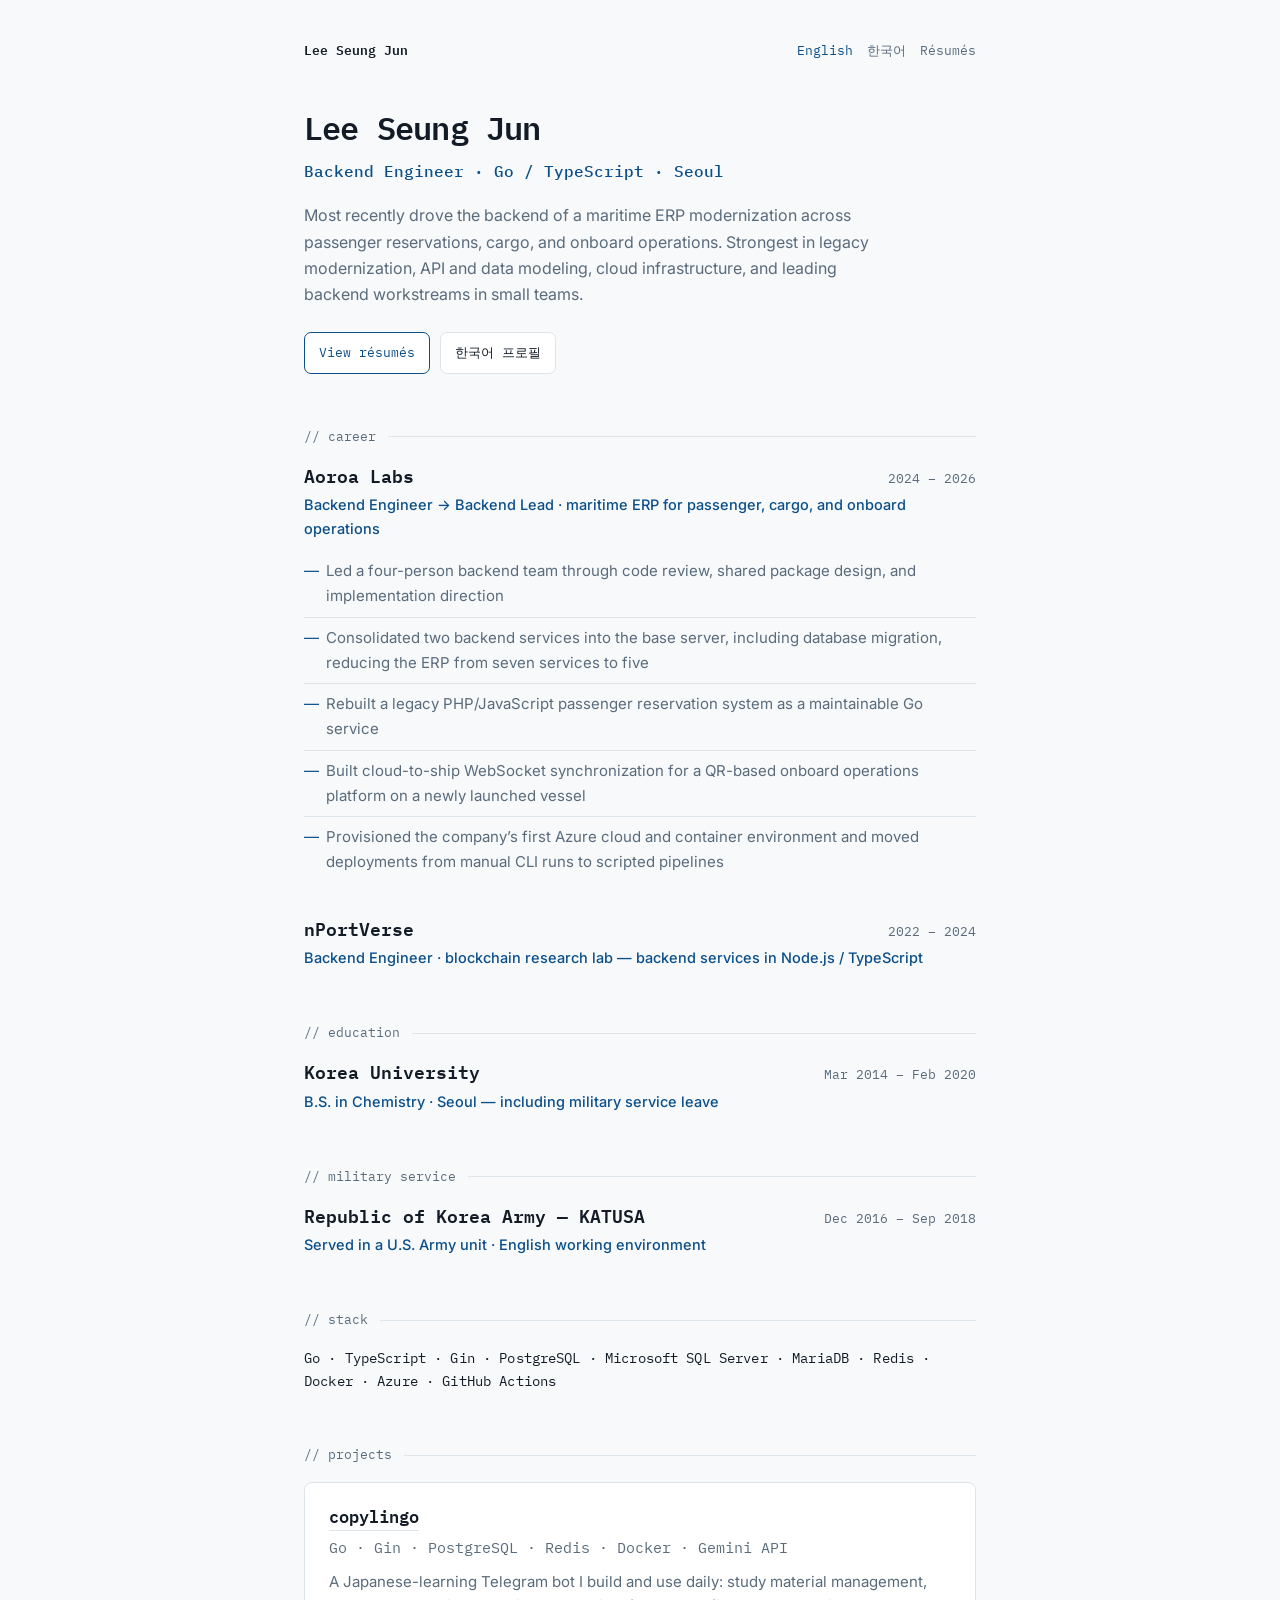
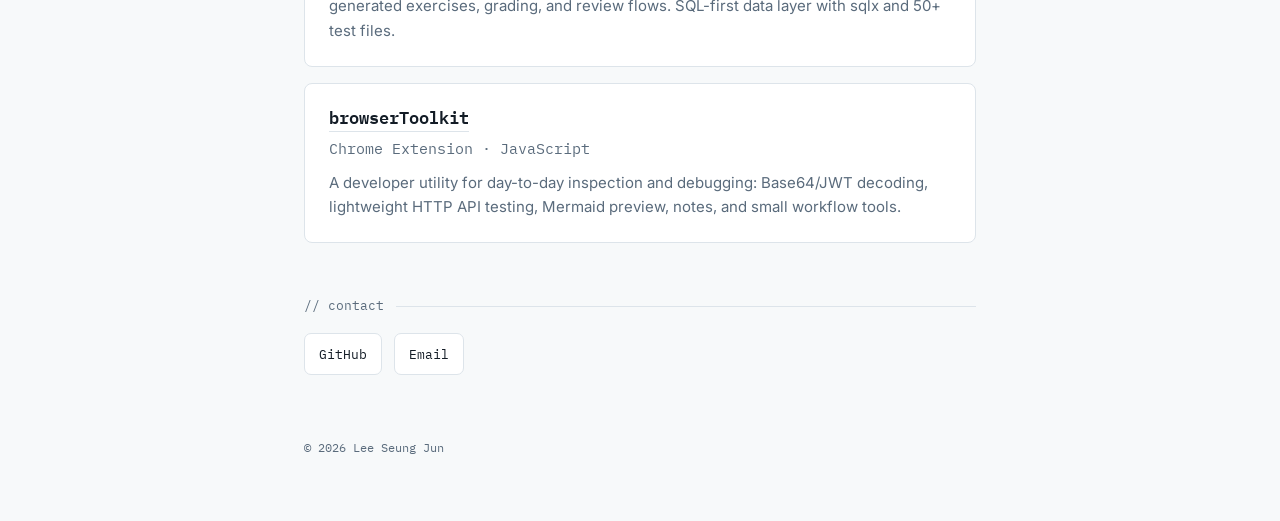
<file: index.html>
<!doctype html>
<html lang="en">
<head>
  <meta charset="utf-8">
  <meta name="viewport" content="width=device-width, initial-scale=1">
  <title>Lee Seung Jun — Backend Engineer</title>
  <meta name="description" content="Backend engineer in Seoul working with Go, TypeScript, relational databases, and Azure.">
  <link rel="preconnect" href="https://fonts.googleapis.com">
  <link rel="preconnect" href="https://fonts.gstatic.com" crossorigin>
  <link href="https://fonts.googleapis.com/css2?family=IBM+Plex+Mono:wght@400;500;600&family=Inter:wght@400;500;600&display=swap" rel="stylesheet">
  <link rel="stylesheet" href="/assets/site.css">
</head>
<body>
<main class="wrap">
  <nav class="topbar mono" aria-label="Primary navigation">
    <a class="brand" href="/">Lee Seung Jun</a>
    <div class="nav">
      <a href="/" aria-current="page">English</a>
      <a href="/ko/">한국어</a>
      <a href="/resume/">Résumés</a>
    </div>
  </nav>

  <header>
    <h1>Lee Seung Jun</h1>
    <p class="role mono">Backend Engineer · Go / TypeScript · Seoul</p>
    <p class="lede">
      Most recently drove the backend of a maritime ERP modernization across
      passenger reservations, cargo, and onboard operations. Strongest in legacy
      modernization, API and data modeling, cloud infrastructure, and leading
      backend workstreams in small teams.
    </p>
    <div class="actions">
      <a class="button primary" href="/resume/">View résumés</a>
      <a class="button" href="/ko/">한국어 프로필</a>
    </div>
  </header>

  <p class="eyebrow">// career</p>

  <section class="job">
    <div class="jobhead">
      <h2>Aoroa Labs</h2>
      <span class="period mono">2024 – 2026</span>
    </div>
    <p class="jobrole">Backend Engineer → Backend Lead · maritime ERP for passenger, cargo, and onboard operations</p>
    <ul class="exp">
      <li>Led a four-person backend team through code review, shared package design, and implementation direction</li>
      <li>Consolidated two backend services into the base server, including database migration, reducing the ERP from seven services to five</li>
      <li>Rebuilt a legacy PHP/JavaScript passenger reservation system as a maintainable Go service</li>
      <li>Built cloud-to-ship WebSocket synchronization for a QR-based onboard operations platform on a newly launched vessel</li>
      <li>Provisioned the company’s first Azure cloud and container environment and moved deployments from manual CLI runs to scripted pipelines</li>
    </ul>
  </section>

  <section class="job">
    <div class="jobhead">
      <h2>nPortVerse</h2>
      <span class="period mono">2022 – 2024</span>
    </div>
    <p class="jobrole">Backend Engineer · blockchain research lab — backend services in Node.js / TypeScript</p>
  </section>

  <p class="eyebrow">// education</p>

  <section class="job">
    <div class="jobhead">
      <h2>Korea University</h2>
      <span class="period mono">Mar 2014 – Feb 2020</span>
    </div>
    <p class="jobrole">B.S. in Chemistry · Seoul — including military service leave</p>
  </section>

  <p class="eyebrow">// military service</p>

  <section class="job">
    <div class="jobhead">
      <h2>Republic of Korea Army — KATUSA</h2>
      <span class="period mono">Dec 2016 – Sep 2018</span>
    </div>
    <p class="jobrole">Served in a U.S. Army unit · English working environment</p>
  </section>

  <p class="eyebrow">// stack</p>
  <p class="stackline mono">Go · TypeScript · Gin · PostgreSQL · Microsoft SQL Server · MariaDB · Redis · Docker · Azure · GitHub Actions</p>

  <p class="eyebrow">// projects</p>

  <article class="proj">
    <h2><a href="https://github.com/steamdollar/copylingo">copylingo</a></h2>
    <p class="stack">Go · Gin · PostgreSQL · Redis · Docker · Gemini API</p>
    <p>A Japanese-learning Telegram bot I build and use daily: study material management, generated exercises, grading, and review flows. SQL-first data layer with sqlx and 50+ test files.</p>
  </article>

  <article class="proj">
    <h2><a href="https://github.com/steamdollar/browserToolkit">browserToolkit</a></h2>
    <p class="stack">Chrome Extension · JavaScript</p>
    <p>A developer utility for day-to-day inspection and debugging: Base64/JWT decoding, lightweight HTTP API testing, Mermaid preview, notes, and small workflow tools.</p>
  </article>

  <p class="eyebrow">// contact</p>
  <nav class="links" aria-label="Contact links">
    <a class="button" href="https://github.com/steamdollar">GitHub</a>
    <a class="button" href="mailto:loerain111@gmail.com">Email</a>
  </nav>

  <footer>© 2026 Lee Seung Jun</footer>
</main>
</body>
</html>
</file>
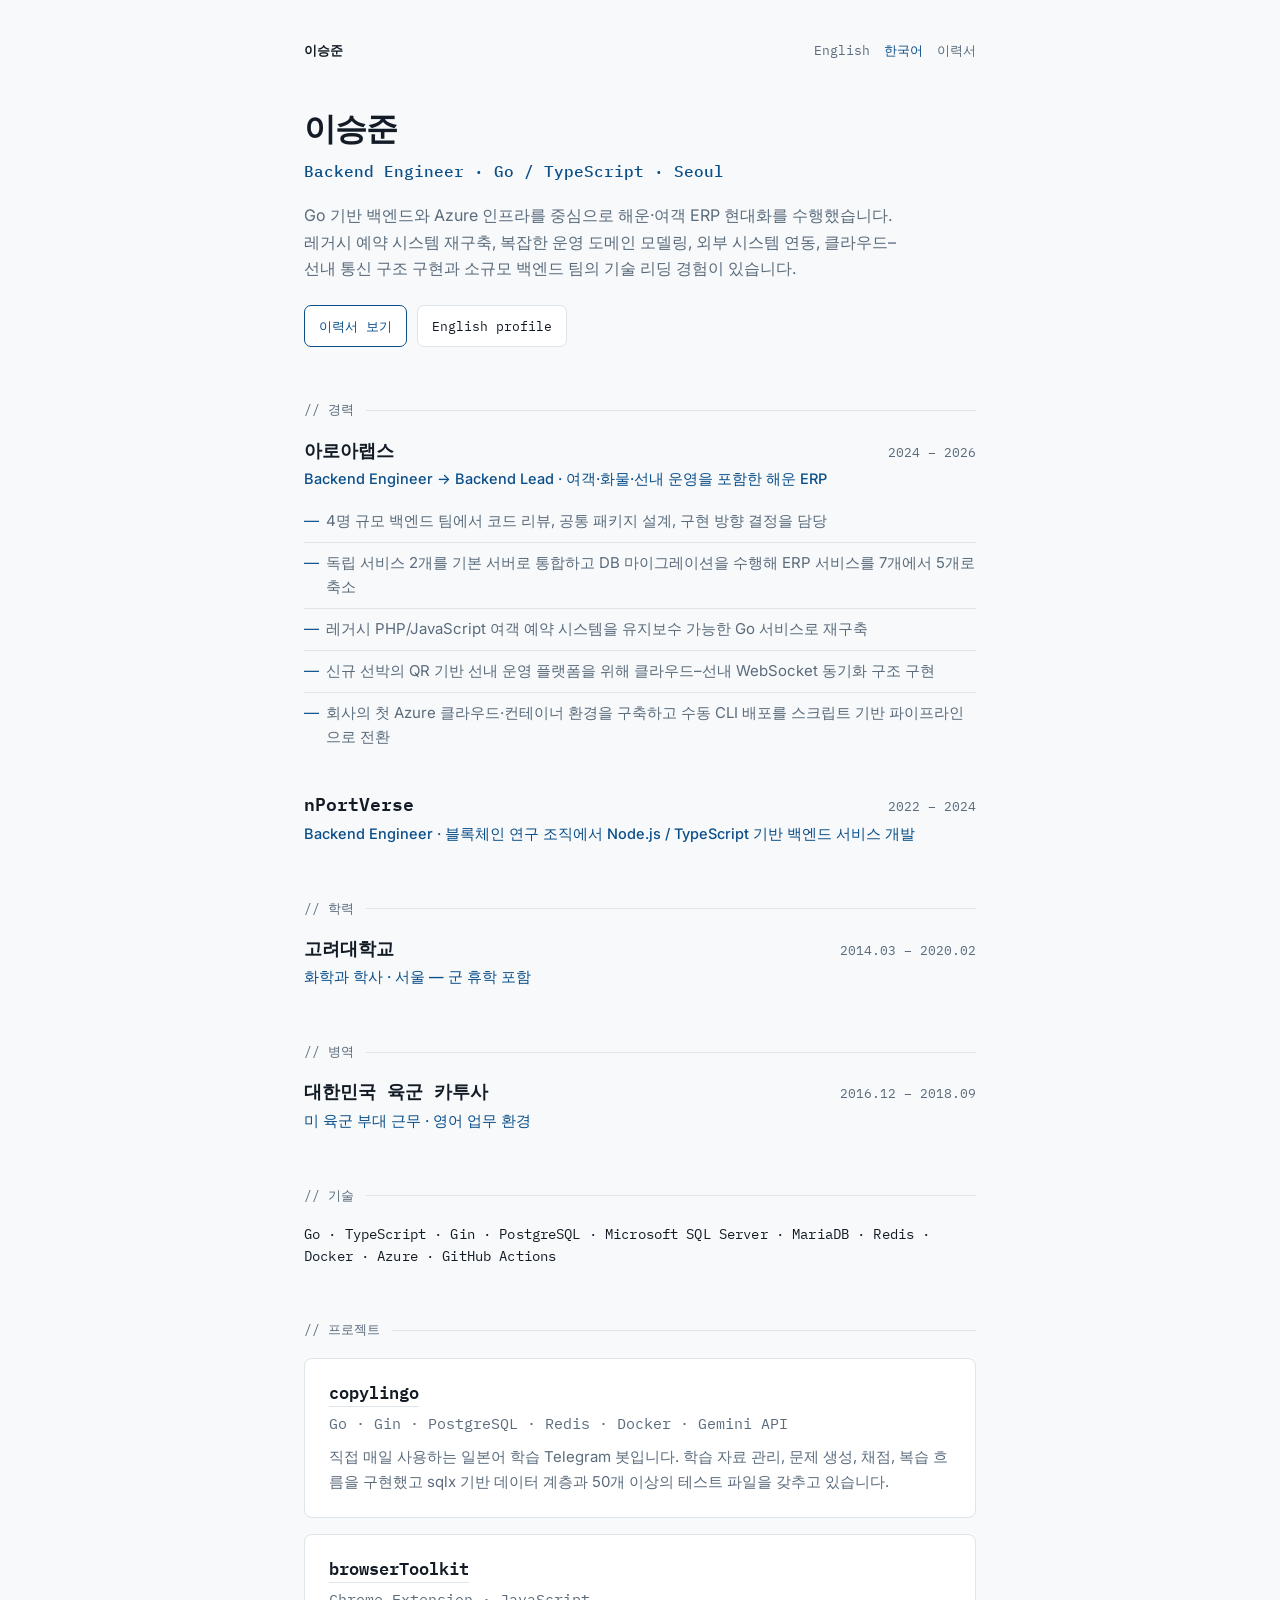
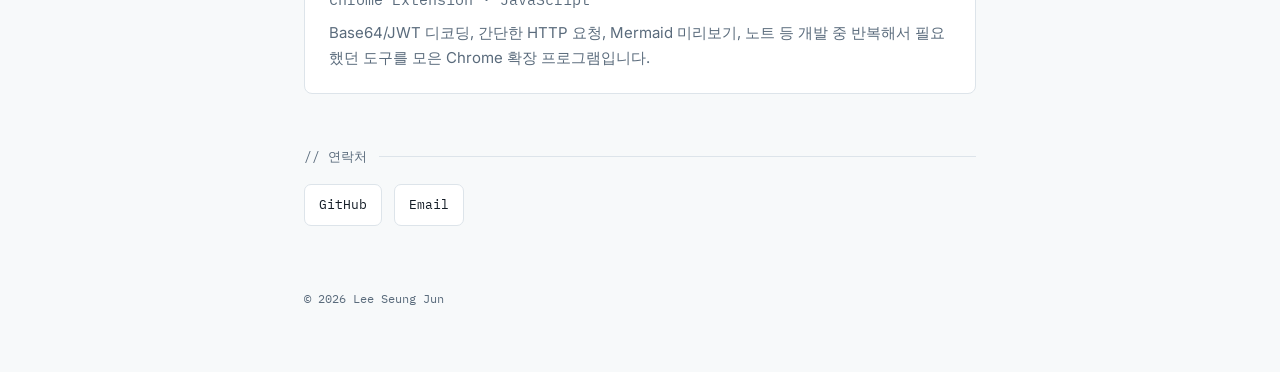
<file: ko/index.html>
<!doctype html>
<html lang="ko">
<head>
  <meta charset="utf-8">
  <meta name="viewport" content="width=device-width, initial-scale=1">
  <title>이승준 — 백엔드 엔지니어</title>
  <meta name="description" content="Go와 TypeScript를 중심으로 해운·여객 ERP와 Azure 인프라를 구축한 백엔드 엔지니어 이승준의 포트폴리오입니다.">
  <link rel="preconnect" href="https://fonts.googleapis.com">
  <link rel="preconnect" href="https://fonts.gstatic.com" crossorigin>
  <link href="https://fonts.googleapis.com/css2?family=IBM+Plex+Mono:wght@400;500;600&family=Inter:wght@400;500;600&display=swap" rel="stylesheet">
  <link rel="stylesheet" href="/assets/site.css">
</head>
<body>
<main class="wrap">
  <nav class="topbar mono" aria-label="주요 메뉴">
    <a class="brand" href="/ko/">이승준</a>
    <div class="nav">
      <a href="/">English</a>
      <a href="/ko/" aria-current="page">한국어</a>
      <a href="/resume/">이력서</a>
    </div>
  </nav>

  <header>
    <h1>이승준</h1>
    <p class="role mono">Backend Engineer · Go / TypeScript · Seoul</p>
    <p class="lede">
      Go 기반 백엔드와 Azure 인프라를 중심으로 해운·여객 ERP 현대화를 수행했습니다.
      레거시 예약 시스템 재구축, 복잡한 운영 도메인 모델링, 외부 시스템 연동,
      클라우드–선내 통신 구조 구현과 소규모 백엔드 팀의 기술 리딩 경험이 있습니다.
    </p>
    <div class="actions">
      <a class="button primary" href="/resume/">이력서 보기</a>
      <a class="button" href="/">English profile</a>
    </div>
  </header>

  <p class="eyebrow">// 경력</p>

  <section class="job">
    <div class="jobhead">
      <h2>아로아랩스</h2>
      <span class="period mono">2024 – 2026</span>
    </div>
    <p class="jobrole">Backend Engineer → Backend Lead · 여객·화물·선내 운영을 포함한 해운 ERP</p>
    <ul class="exp">
      <li>4명 규모 백엔드 팀에서 코드 리뷰, 공통 패키지 설계, 구현 방향 결정을 담당</li>
      <li>독립 서비스 2개를 기본 서버로 통합하고 DB 마이그레이션을 수행해 ERP 서비스를 7개에서 5개로 축소</li>
      <li>레거시 PHP/JavaScript 여객 예약 시스템을 유지보수 가능한 Go 서비스로 재구축</li>
      <li>신규 선박의 QR 기반 선내 운영 플랫폼을 위해 클라우드–선내 WebSocket 동기화 구조 구현</li>
      <li>회사의 첫 Azure 클라우드·컨테이너 환경을 구축하고 수동 CLI 배포를 스크립트 기반 파이프라인으로 전환</li>
    </ul>
  </section>

  <section class="job">
    <div class="jobhead">
      <h2>nPortVerse</h2>
      <span class="period mono">2022 – 2024</span>
    </div>
    <p class="jobrole">Backend Engineer · 블록체인 연구 조직에서 Node.js / TypeScript 기반 백엔드 서비스 개발</p>
  </section>

  <p class="eyebrow">// 학력</p>

  <section class="job">
    <div class="jobhead">
      <h2>고려대학교</h2>
      <span class="period mono">2014.03 – 2020.02</span>
    </div>
    <p class="jobrole">화학과 학사 · 서울 — 군 휴학 포함</p>
  </section>

  <p class="eyebrow">// 병역</p>

  <section class="job">
    <div class="jobhead">
      <h2>대한민국 육군 카투사</h2>
      <span class="period mono">2016.12 – 2018.09</span>
    </div>
    <p class="jobrole">미 육군 부대 근무 · 영어 업무 환경</p>
  </section>

  <p class="eyebrow">// 기술</p>
  <p class="stackline mono">Go · TypeScript · Gin · PostgreSQL · Microsoft SQL Server · MariaDB · Redis · Docker · Azure · GitHub Actions</p>

  <p class="eyebrow">// 프로젝트</p>

  <article class="proj">
    <h2><a href="https://github.com/steamdollar/copylingo">copylingo</a></h2>
    <p class="stack">Go · Gin · PostgreSQL · Redis · Docker · Gemini API</p>
    <p>직접 매일 사용하는 일본어 학습 Telegram 봇입니다. 학습 자료 관리, 문제 생성, 채점, 복습 흐름을 구현했고 sqlx 기반 데이터 계층과 50개 이상의 테스트 파일을 갖추고 있습니다.</p>
  </article>

  <article class="proj">
    <h2><a href="https://github.com/steamdollar/browserToolkit">browserToolkit</a></h2>
    <p class="stack">Chrome Extension · JavaScript</p>
    <p>Base64/JWT 디코딩, 간단한 HTTP 요청, Mermaid 미리보기, 노트 등 개발 중 반복해서 필요했던 도구를 모은 Chrome 확장 프로그램입니다.</p>
  </article>

  <p class="eyebrow">// 연락처</p>
  <nav class="links" aria-label="연락처 링크">
    <a class="button" href="https://github.com/steamdollar">GitHub</a>
    <a class="button" href="mailto:loerain111@gmail.com">Email</a>
  </nav>

  <footer>© 2026 Lee Seung Jun</footer>
</main>
</body>
</html>
</file>
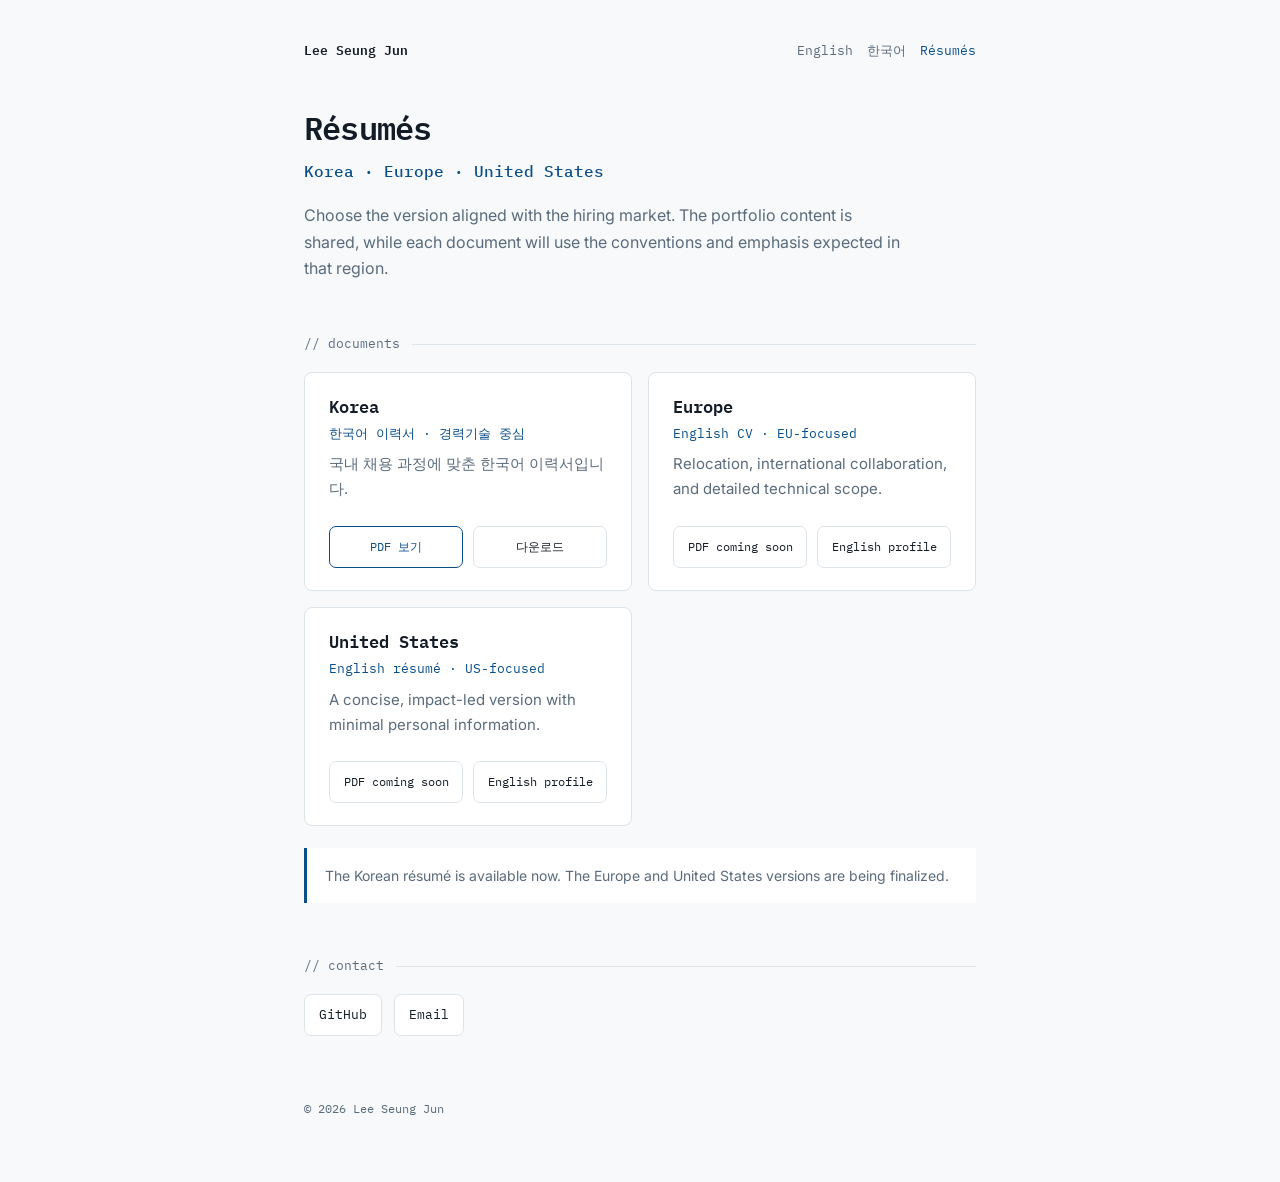
<file: resume/index.html>
<!doctype html>
<html lang="en">
<head>
  <meta charset="utf-8">
  <meta name="viewport" content="width=device-width, initial-scale=1">
  <title>Lee Seung Jun — Résumés</title>
  <meta name="description" content="Regional résumé and CV options for Korea, Europe, and the United States.">
  <link rel="preconnect" href="https://fonts.googleapis.com">
  <link rel="preconnect" href="https://fonts.gstatic.com" crossorigin>
  <link href="https://fonts.googleapis.com/css2?family=IBM+Plex+Mono:wght@400;500;600&family=Inter:wght@400;500;600&display=swap" rel="stylesheet">
  <link rel="stylesheet" href="/assets/site.css">
</head>
<body>
<main class="wrap">
  <nav class="topbar mono" aria-label="Primary navigation">
    <a class="brand" href="/">Lee Seung Jun</a>
    <div class="nav">
      <a href="/">English</a>
      <a href="/ko/">한국어</a>
      <a href="/resume/" aria-current="page">Résumés</a>
    </div>
  </nav>

  <header>
    <h1>Résumés</h1>
    <p class="role mono">Korea · Europe · United States</p>
    <p class="lede">
      Choose the version aligned with the hiring market. The portfolio content is shared,
      while each document will use the conventions and emphasis expected in that region.
    </p>
  </header>

  <p class="eyebrow">// documents</p>

  <section class="grid">
    <article class="card">
      <h2>Korea</h2>
      <p class="meta">한국어 이력서 · 경력기술 중심</p>
      <p>국내 채용 과정에 맞춘 한국어 이력서입니다.</p>
      <div class="actions">
        <a class="button primary" href="/resume/leeseungjun_resume_kr.pdf" target="_blank" rel="noopener">PDF 보기</a>
        <a class="button" href="/resume/leeseungjun_resume_kr.pdf" download>다운로드</a>
      </div>
    </article>

    <article class="card">
      <h2>Europe</h2>
      <p class="meta">English CV · EU-focused</p>
      <p>Relocation, international collaboration, and detailed technical scope.</p>
      <div class="actions">
        <span class="button" aria-disabled="true">PDF coming soon</span>
        <a class="button" href="/">English profile</a>
      </div>
    </article>

    <article class="card">
      <h2>United States</h2>
      <p class="meta">English résumé · US-focused</p>
      <p>A concise, impact-led version with minimal personal information.</p>
      <div class="actions">
        <span class="button" aria-disabled="true">PDF coming soon</span>
        <a class="button" href="/">English profile</a>
      </div>
    </article>
  </section>

  <p class="notice">
    The Korean résumé is available now. The Europe and United States versions are being finalized.
  </p>

  <p class="eyebrow">// contact</p>
  <nav class="links" aria-label="Contact links">
    <a class="button" href="https://github.com/steamdollar">GitHub</a>
    <a class="button" href="mailto:loerain111@gmail.com">Email</a>
  </nav>

  <footer>© 2026 Lee Seung Jun</footer>
</main>
</body>
</html>
</file>
<file: assets/site.css>
:root {
  --bg: #f7f9fa;
  --ink: #131c26;
  --muted: #5a6b7c;
  --accent: #0b4f8a;
  --line: #dde4ea;
  --card: #ffffff;
}

* { box-sizing: border-box; margin: 0; padding: 0; }
html { scroll-behavior: smooth; }
@media (prefers-reduced-motion: reduce) { html { scroll-behavior: auto; } }

body {
  background: var(--bg);
  color: var(--ink);
  font: 16px/1.65 "Inter", system-ui, -apple-system, BlinkMacSystemFont, "Segoe UI", sans-serif;
  -webkit-font-smoothing: antialiased;
}

a { color: inherit; }
a:focus-visible { outline: 2px solid var(--accent); outline-offset: 3px; }

.wrap { max-width: 720px; margin: 0 auto; padding: 40px 24px 64px; }
.mono { font-family: "IBM Plex Mono", ui-monospace, SFMono-Regular, Consolas, monospace; }

.topbar {
  display: flex;
  justify-content: space-between;
  align-items: center;
  gap: 20px;
  margin-bottom: 48px;
  font-size: 13px;
}

.brand { font-weight: 600; text-decoration: none; }
.nav { display: flex; flex-wrap: wrap; justify-content: flex-end; gap: 8px 14px; }
.nav a { color: var(--muted); text-decoration: none; }
.nav a:hover, .nav a[aria-current="page"] { color: var(--accent); }

h1 {
  font: 600 32px/1.2 "IBM Plex Mono", ui-monospace, monospace;
  letter-spacing: -0.025em;
}

.role { margin-top: 10px; color: var(--accent); font-weight: 500; }
.lede { margin-top: 18px; color: var(--muted); max-width: 60ch; }

.actions { display: flex; flex-wrap: wrap; gap: 10px; margin-top: 24px; }
.button {
  display: inline-flex;
  align-items: center;
  justify-content: center;
  min-height: 42px;
  padding: 9px 14px;
  border: 1px solid var(--line);
  border-radius: 7px;
  background: var(--card);
  font-family: "IBM Plex Mono", ui-monospace, monospace;
  font-size: 13px;
  text-decoration: none;
}
.button.primary { border-color: var(--accent); color: var(--accent); }
.button:hover { border-color: var(--accent); color: var(--accent); }

.eyebrow {
  display: flex;
  align-items: center;
  gap: 12px;
  margin: 54px 0 18px;
  color: var(--muted);
  font: 13px/1.4 "IBM Plex Mono", ui-monospace, monospace;
}
.eyebrow::after { content: ""; flex: 1; height: 1px; background: var(--line); }

.job { margin-bottom: 34px; }
.job:last-of-type { margin-bottom: 0; }
.jobhead { display: flex; align-items: baseline; justify-content: space-between; gap: 16px; }
.jobhead h2 { font: 600 18px/1.3 "IBM Plex Mono", ui-monospace, monospace; }
.period { color: var(--muted); font-size: 13px; white-space: nowrap; }
.jobrole { margin-top: 4px; color: var(--accent); font-size: 14.5px; font-weight: 500; }
.exp { list-style: none; margin-top: 10px; }
.exp li { position: relative; padding: 8px 0 8px 22px; color: var(--muted); font-size: 15px; }
.exp li::before { content: "—"; position: absolute; left: 0; color: var(--accent); }
.exp li + li { border-top: 1px solid var(--line); }
.stackline { font-size: 13.5px; letter-spacing: .01em; }

.grid { display: grid; grid-template-columns: repeat(2, minmax(0, 1fr)); gap: 16px; }
.card, .proj {
  background: var(--card);
  border: 1px solid var(--line);
  border-radius: 8px;
  padding: 22px 24px;
}
.card { display: flex; flex-direction: column; }
.card h2, .proj h2 { font: 600 17px/1.3 "IBM Plex Mono", ui-monospace, monospace; }
.card p, .proj p { margin-top: 10px; color: var(--muted); font-size: 15px; }
.card .meta, .stack { margin-top: 7px; color: var(--accent); font: 12.5px/1.5 "IBM Plex Mono", ui-monospace, monospace; }
.card .actions {
  display: grid;
  grid-template-columns: repeat(2, minmax(0, 1fr));
  margin-top: auto;
  padding-top: 24px;
}
.card .button {
  width: 100%;
  padding-inline: 8px;
  font-size: 12px;
  white-space: nowrap;
}
.proj + .proj { margin-top: 16px; }
.proj h2 a { text-decoration: none; border-bottom: 1px solid var(--line); }
.proj h2 a:hover { color: var(--accent); border-color: var(--accent); }

.notice {
  margin-top: 22px;
  padding: 16px 18px;
  border-left: 3px solid var(--accent);
  background: var(--card);
  color: var(--muted);
  font-size: 14px;
}

.links { display: flex; flex-wrap: wrap; gap: 12px; }
.links a { text-decoration: none; }

footer { margin-top: 64px; color: var(--muted); font: 12px/1.5 "IBM Plex Mono", ui-monospace, monospace; }

@media (max-width: 620px) {
  .wrap { padding-top: 24px; }
  .topbar { align-items: flex-start; margin-bottom: 38px; }
  .nav { max-width: 220px; }
  .jobhead { display: block; }
  .period { display: block; margin-top: 3px; }
  .grid { grid-template-columns: 1fr; }
}

@media (max-width: 360px) {
  .card .actions { grid-template-columns: 1fr; }
}
</file>
